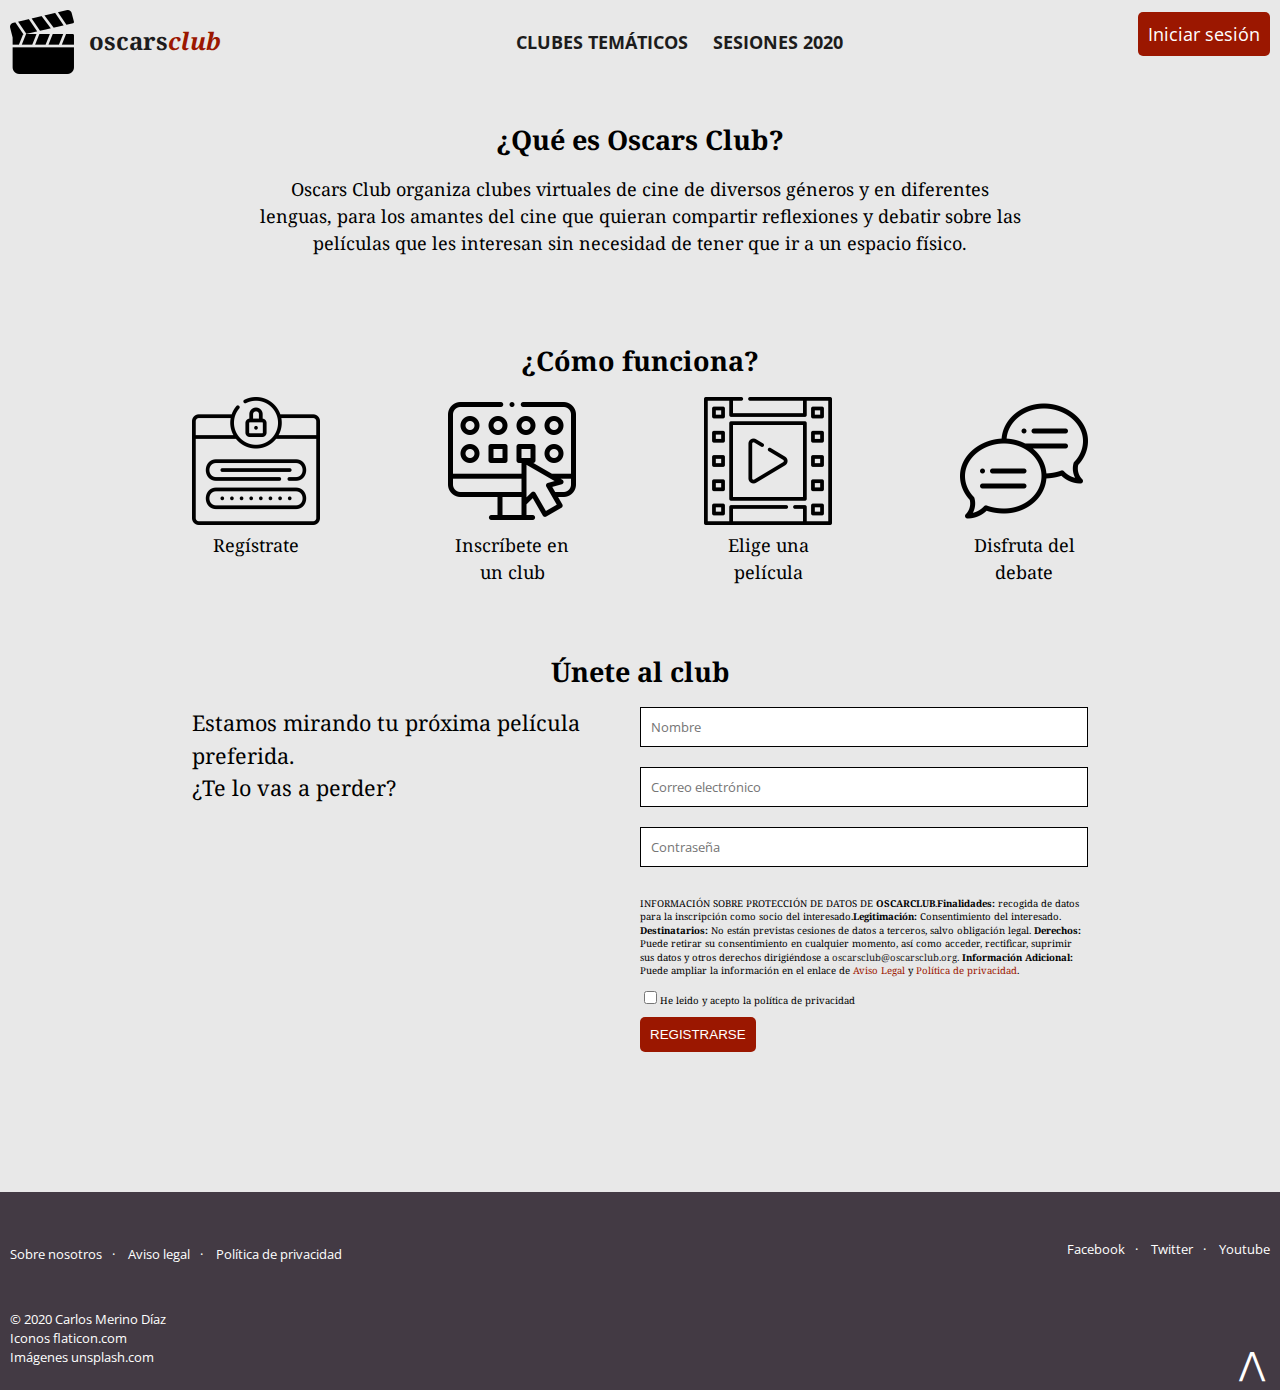
<file: index.html>
<!DOCTYPE html >
<html lang="es-ES">
<head>
    <meta charset="utf-8" />
    <title>OscarClub - Tu web de cine</title>
    <meta name="viewport" content="width=device-width, initial-scale=1" />
    <meta name="description" content="Oscar Club. Clubs virtuales de cine para los amantes del cine"/>
    <link rel="stylesheet" href="css/style.css">
    <link rel="icon" href="img/favicon.ico">
</head>
<body>
    <header id="cabecera">
        <!-- Elemento 1 de la cabecera-->
        <div id="inicioSesion">
            <a id="botonInicioSesion" href="#">Iniciar sesión</a>
        </div>


        <!-- Elemento 2 de la cabecera-->
        <div id="logo">
                <img src="img/oscarsclub-isologo.png" alt="Logo OscarClub">
                <a href="index.html" class="menu_logo">
                    <span class="oscar">oscars</span><span class="club">club</span>
                </a>
        </div>
        
        <!-- Elemento 3 de la cabecera-->
        <nav>
            <ul>
                <li><a href="clubes-tematicos.html" class="menu">CLUBES TEMÁTICOS</a></li>
                <li><a href="sesiones-2020.html" class="menu">SESIONES 2020</a></li>
            </ul>
        </nav>

    </header>
    <main>
        <section id="index_definicion">
            <h2 class="h_titulo">¿Qué es Oscars Club?</h2>
            <p id="index_descripcion">
                Oscars Club organiza clubes virtuales de cine de diversos géneros y en diferentes lenguas, para los amantes del cine que quieran compartir reflexiones y debatir sobre las películas que les interesan sin necesidad de tener que ir a un espacio físico.
            </p>
        </section>        
        
        <section id="index_funciona">
            <h2 class="h_titulo">¿Cómo funciona?</h2>
            <div id="index_funciona_imagenes">
                <figure>
                    <img class="imagen" src="img/howto-register.png" alt="Regístrate">
                    <figcaption>Regístrate</figcaption>
                </figure>
                <figure>
                    <img class="imagen" src="img/howto-club.png" alt="Inscribete en un club">
                    <figcaption>Inscríbete en un club</figcaption>
                </figure>
                <figure>
                    <img class="imagen" src="img/howto-film.png" alt="Elige una película">
                    <figcaption>Elige una película</figcaption>
                </figure>
                <figure>
                    <img class="imagen" src="img/howto-speech.png" alt="Disfruta del debate">
                    <figcaption>Disfruta del debate</figcaption>
                </figure>
            </div>
        </section>

        <section id="index_unete">
            <h2 class="h_titulo">Únete al club</h2>
            <div id="index_container_publicidad">
            <!-- IZQUIERDA -->
                    
            <div id="index_publicidad">
                <p class="p_titulo">Estamos mirando tu próxima película preferida. <br>¿Te lo vas a perder?</p>
            </div>
                <!-- DERECHA -->
                <div id="index_formulario">
                    <form method="GET" action="index.html">
                        <input type="text" id="nombre" placeholder="Nombre" pattern="[a-zA-ZàáâèéêíìîóòôúùûÁÀÂÉÈÊÍÌÎÓÒÔÚÙÛçÇ'-]{2,128}" class="input" required>
                        <input type="text" id="email" placeholder="Correo electrónico" pattern="[a-zA-ZàáâèéêíìîóòôúùûÁÀÂÉÈÊÍÌÎÓÒÔÚÙÛçÇ'-]{2,128}" class="input" required>
                        <input type="password" id="Contraseña" placeholder="Contraseña" pattern="[a-zA-ZàáâèéêíìîóòôúùûÁÀÂÉÈÊÍÌÎÓÒÔÚÙÛçÇ'-]{2,128}" class="input" required>
                        <p class="index_politicas">
                            INFORMACIÓN SOBRE PROTECCIÓN DE DATOS DE <strong>OSCARCLUB</strong>.<strong>Finalidades:</strong> recogida de datos para la inscripción como socio del interesado.<strong>Legitimación:</strong> Consentimiento del interesado. <strong>Destinatarios:</strong> No están previstas cesiones de datos a terceros, salvo obligación legal.  <strong>Derechos:</strong> Puede retirar su consentimiento en cualquier momento, así como acceder, rectificar, suprimir sus datos y otros derechos dirigiéndose a <a href="mailto:oscarsclub@oscarsclub.org">oscarsclub@oscarsclub.org</a>. <strong>Información Adicional:</strong> Puede ampliar la información en el enlace de <a href="#" class="enlace_rojo">Aviso Legal</a> y <a href="#" class="enlace_rojo">Política de privacidad</a>.
                        </p>
                        <label class="index_politicas block"><input type="checkbox" id="index_leido">He leido y acepto la política de privacidad</label>
                        <input type="submit" id="registrarse" value="REGISTRARSE">                
                    </form>
                </div>
        </div>
        </section>
   </main>

    <footer>
        <nav id="avisolegal">
            <ul>
                <li><a href="#">Sobre nosotros</a></li>
                <li><a href="#">Aviso legal</a></li>
                <li><a href="#">Política de privacidad</a></li>
            </ul>
        </nav>

        <nav id="rrss">
            <ul>
                <li><a href="#">Facebook</a></li>
                <li><a href="#">Twitter</a></li>
                <li><a href="#">Youtube</a></li>
            </ul>
        </nav>

        <nav id="autor">
            <ul>
                <li>&copy; 2020  Carlos Merino Díaz</li>
                <li>Iconos <a href="https://flaticon.com" target="_blank">flaticon.com</a></li>
                <li>Imágenes <a href="https://unsplash.com" target="_blank">unsplash.com</a></li>
            </ul>
        </nav>
        <div id="arriba"><a href="#cabecera"><span>&xwedge;</span></a></div>
    </footer>
</body>
</html>
</file>
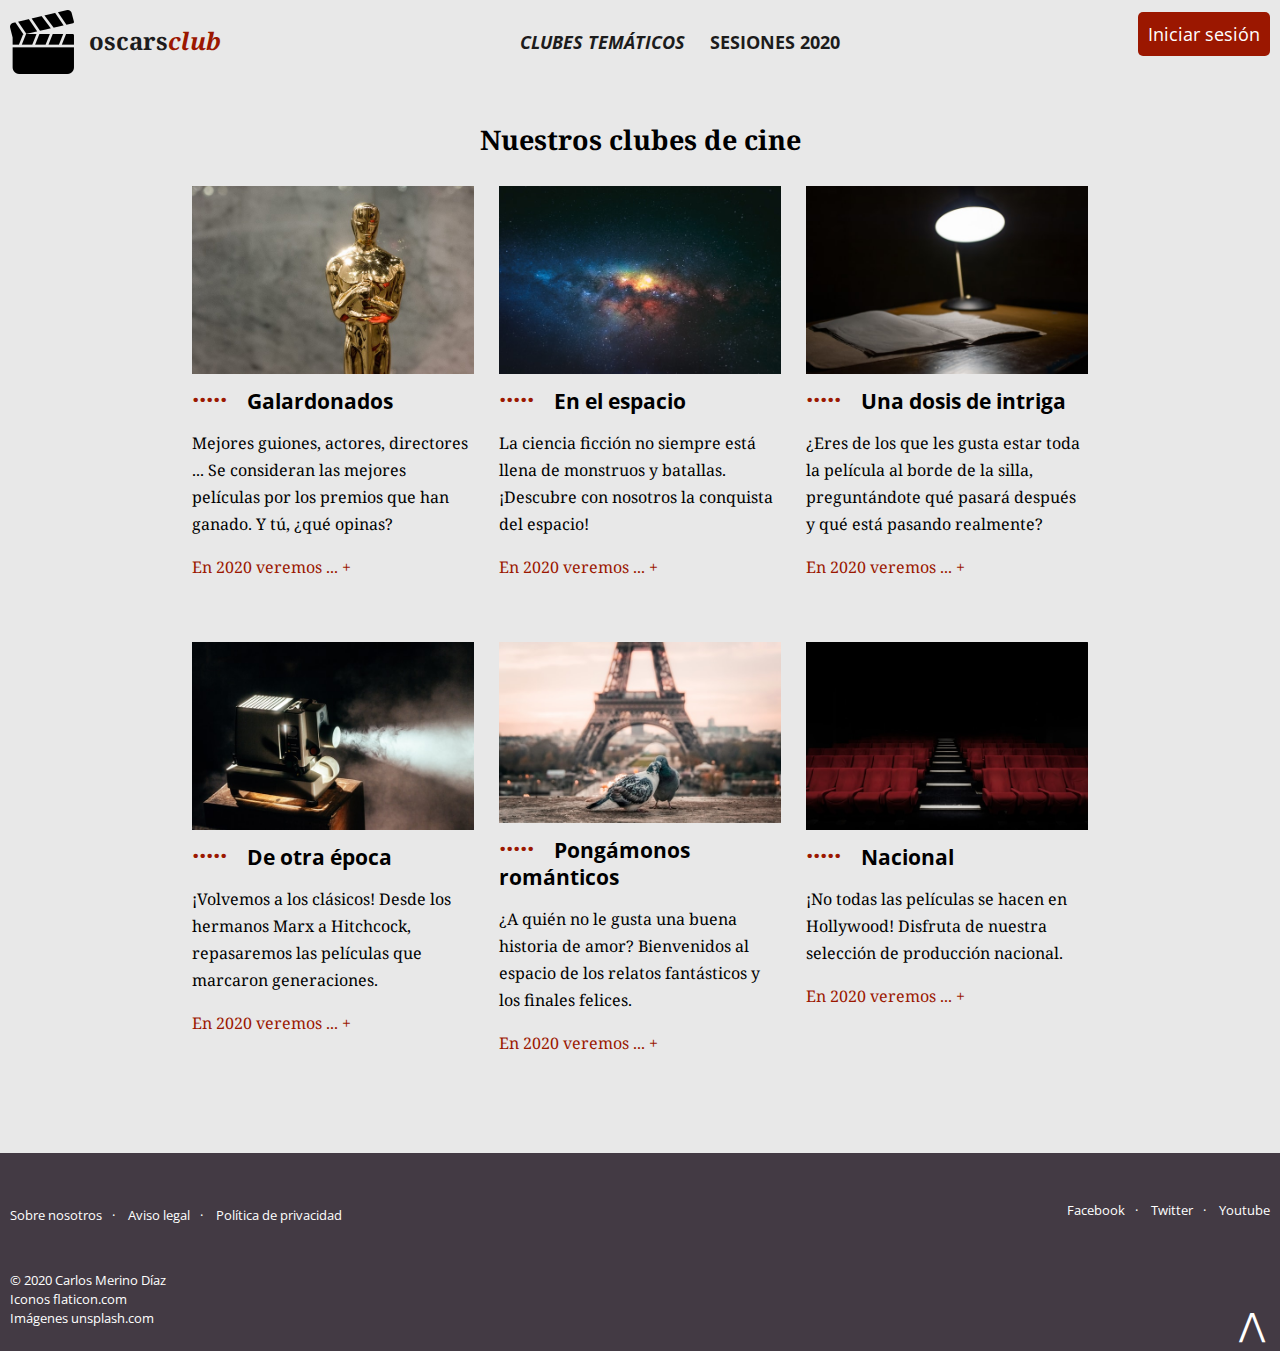
<file: clubes-tematicos.html>
<!DOCTYPE html >
<html lang="es-ES">
<head>
    <meta charset="utf-8" />
    <title>OscarClub - Clubes Temáticos</title>
    <meta name="viewport" content="width=device-width, initial-scale=1" />
    <meta name="description" content="Oscar Club. Clubs virtuales de cine para los amantes del cine"/>
    <link rel="stylesheet" href="css/style.css">
    <link rel="icon" href="img/favicon.ico">
</head>
<body>
    <header id="cabecera">
        <!-- Elemento 1 de la cabecera-->
        <div id="inicioSesion">
            <a id="botonInicioSesion" href="#">Iniciar sesión</a>
        </div>


        <!-- Elemento 2 de la cabecera-->
        <div id="logo">
                <img src="img/oscarsclub-isologo.png" alt="Logo OscarClub">
                <a href="index.html" class="menu_logo">
                    <span class="oscar">oscars</span><span class="club">club</span>
                </a>
        </div>
        
        <!-- Elemento 3 de la cabecera-->
        <nav>
            <ul>
                <li><a href="clubes-tematicos.html" class="menu activo">CLUBES TEMÁTICOS</a></li>
                <li><a href="sesiones-2020.html" class="menu">SESIONES 2020</a></li>
            </ul>
        </nav>

    </header>
    <main> 
        <h2 class="h_titulo">Nuestros clubes de cine</h2>

        <!-- Definimos cada uno de las secciones -->
        <div id="ClubContenedorPeliculas">
            <!-- Pelicula 1 -->
            <section class="club_pelicula">
                <img src="img/club1.jpg" alt="Imagen clubs" class="fill" >
        
                <h3 class="club_titulo_pelicula"><span class="punto_rojo"></span>Galardonados</h3>
            
                <p class="club_id_pelicula">
                    Mejores guiones, actores, directores ... Se consideran las mejores películas por los premios que han ganado. Y tú, ¿qué opinas?
                </p>
            
                <p class="club_id_pelicula"><a href="sesiones-2020.html#sesiones_galardonados" class="enlace_rojo">En 2020 veremos ... +</a></p>            
            </section>
            <!-- Pelicula 2-->
            <section class="club_pelicula">
                <img src="img/club2.jpg" alt="Imagen clubs" class="fill" >
            
                <h3 class="club_titulo_pelicula"><span class="punto_rojo"></span>En el espacio</h3>
            
                <p class="club_id_pelicula">
                    La ciencia ficción no siempre está llena de monstruos y batallas. ¡Descubre con nosotros la conquista del espacio!
                </p>
            
                <p class="club_id_pelicula"><a href="sesiones-2020.html#sesiones_espacio" class="enlace_rojo">En 2020 veremos ... +</a></p>            
            </section>
            
            <!-- Pelicula 3 -->
            <section class="club_pelicula">
                <img src="img/club3.jpg" alt="Imagen clubs" class="fill" >
        
                <h3 class="club_titulo_pelicula"><span class="punto_rojo"></span>Una dosis de intriga</h3>
            
                <p class="club_id_pelicula">
                    ¿Eres de los que les gusta estar toda la película al borde de la silla, preguntándote qué pasará después y qué está pasando realmente?
                </p>
            
                <p class="club_id_pelicula"><a href="sesiones-2020.html#sesiones_intriga" class="enlace_rojo">En 2020 veremos ... +</a></p>            
            </section>
                    
            <!-- Pelicula 4 -->
            <section class="club_pelicula">
                <img src="img/club4.jpg" alt="Imagen clubs" class="fill" >
            
                <h3 class="club_titulo_pelicula"><span class="punto_rojo"></span>De otra época</h3>
            
                <p class="club_id_pelicula">
                    ¡Volvemos a los clásicos! Desde los hermanos Marx a Hitchcock, repasaremos las películas que marcaron generaciones.            
                </p>
            
                <p class="club_id_pelicula"><a href="sesiones-2020.html#sesiones_epoca" class="enlace_rojo">En 2020 veremos ... +</a></p>            
            </section>

            <!-- Pelicula 5 -->
            <section class="club_pelicula">
                <img src="img/club5.jpg" alt="Imagen clubs" class="fill" >
        
                <h3 class="club_titulo_pelicula"><span class="punto_rojo"></span>Pongámonos románticos</h3>
            
                <p class="club_id_pelicula">
                    ¿A quién no le gusta una buena historia de amor? Bienvenidos al espacio de los relatos fantásticos y los finales felices.            
                </p>
            
                <p class="club_id_pelicula"><a href="sesiones-2020.html#sesiones_romanticos" class="enlace_rojo">En 2020 veremos ... +</a></p>            
            </section>

            <!-- Pelicula 6 -->
            <section class="club_pelicula">
                <img src="img/club6.jpg" alt="Imagen clubs" class="fill" >
            
                <h3 class="club_titulo_pelicula"><span class="punto_rojo"></span>Nacional</h3>
            
                <p class="club_id_pelicula">
                    ¡No todas las películas se hacen en Hollywood! Disfruta de nuestra selección de producción nacional.            
                </p>
            
                <p class="club_id_pelicula"><a href="sesiones-2020.html#sesiones_nacional" class="enlace_rojo">En 2020 veremos ... +</a></p>            
            </section>
        </div>
    </main>

    <footer>
        <nav id="avisolegal">
            <ul>
                <li><a href="#">Sobre nosotros</a></li>
                <li><a href="#">Aviso legal</a></li>
                <li><a href="#">Política de privacidad</a></li>
            </ul>
        </nav>

        <nav id="rrss">
            <ul>
                <li><a href="#">Facebook</a></li>
                <li><a href="#">Twitter</a></li>
                <li><a href="#">Youtube</a></li>
            </ul>
        </nav>

        <nav id="autor">
            <ul>
                <li>&copy; 2020  Carlos Merino Díaz</li>
                <li>Iconos <a href="https://flaticon.com" target="_blank">flaticon.com</a></li>
                <li>Imágenes <a href="https://unsplash.com" target="_blank">unsplash.com</a></li>
            </ul>
        </nav>
        <div id="arriba"><a href="#cabecera"><span>&xwedge;</span></a></div>
    </footer>
</body>
</html>
</file>
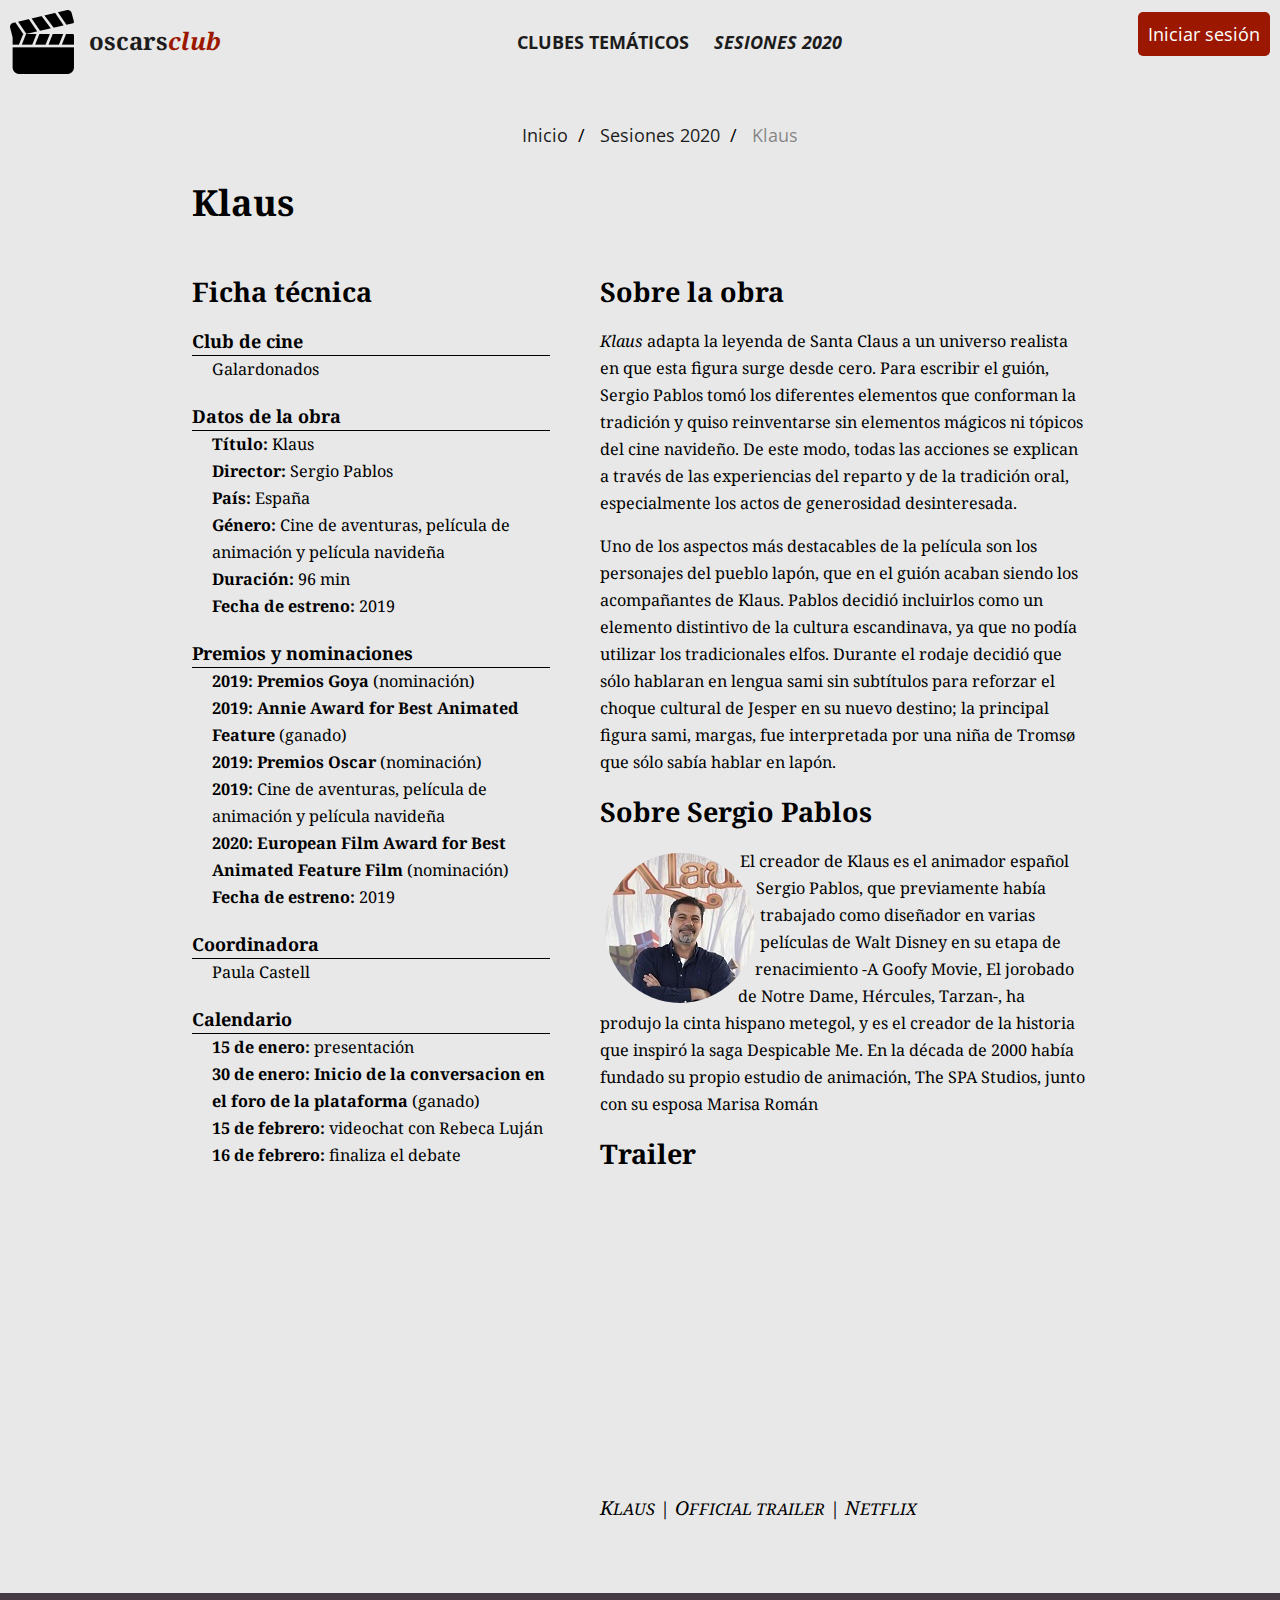
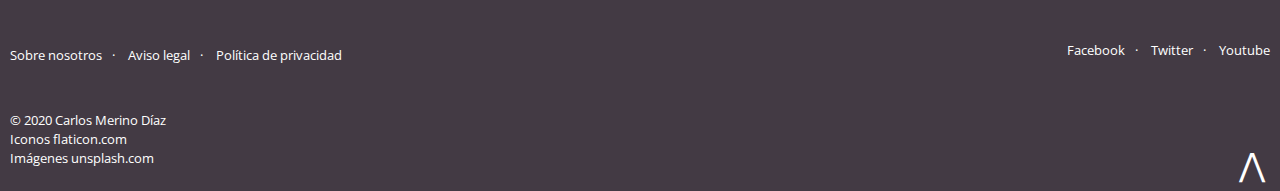
<file: detalle-sesion.html>
<!DOCTYPE html >
<html lang="es-ES">
<head>
    <meta charset="utf-8" />
    <title>OscarClub - Detalle de Sesión: Klaus</title>
    <meta name="viewport" content="width=device-width, initial-scale=1" />
    <meta name="description" content="Oscar Club. Clubs virtuales de cine para los amantes del cine"/>
    <link rel="stylesheet" href="css/style.css">
    <link rel="icon" href="img/favicon.ico">
</head>
<body>
    <header id="cabecera">
        <!-- Elemento 1 de la cabecera-->
        <div id="inicioSesion">
            <a id="botonInicioSesion" href="#">Iniciar sesión</a>
        </div>


        <!-- Elemento 2 de la cabecera-->
        <div id="logo">
                <img src="img/oscarsclub-isologo.png" alt="Logo OscarClub">
                <a href="index.html" class="menu_logo">
                    <span class="oscar">oscars</span><span class="club">club</span>
                </a>
        </div>
        
        <!-- Elemento 3 de la cabecera-->
        <nav>
            <ul>
                <li><a href="clubes-tematicos.html" class="menu">CLUBES TEMÁTICOS</a></li>
                <li><a href="sesiones-2020.html" class="menu activo">SESIONES 2020</a></li>
            </ul>
        </nav>

    </header>
    <main>
        <nav id="detalle_ariadna">
            <ul>
                <li><a href="index.html">Inicio</a></li>
                <li><a href="sesiones-2020.html">Sesiones 2020</a></li>
                <li class="klaus">Klaus</li>
            </ul>
        </nav>
        <h1 id="titulo_detalle">Klaus</h1>
        
       
        <div id="container">
            <div id="detalle_fichatecnica">
                <h2>Ficha técnica</h2>
                <!-- SECCIONES -->
                <dl>
                    <dt class="detalle_seccion_ficha">Club de cine</dt>
                        <dd>Galardonados</dd>

                    <dt class="detalle_seccion_ficha">Datos de la obra</dt>
                        <dd><strong>Título:</strong> Klaus</dd>
                        <dd><strong>Director:</strong> Sergio Pablos</dd>
                        <dd><strong>País:</strong> España</dd>
                        <dd><strong>Género:</strong> Cine de aventuras, película de animación y película navideña</dd>
                        <dd><strong>Duración:</strong> 96 min</dd>
                        <dd><strong>Fecha de estreno:</strong> <time datetime="2019">2019</time></dd>
                    

                    <dt class="detalle_seccion_ficha">Premios y nominaciones</dt>
                        <dd><strong><time datetime="2019">2019</time>: Premios Goya</strong> (nominación)</dd>
                        <dd><strong><time datetime="2019">2019</time>: Annie Award for Best Animated Feature</strong> (ganado)</dd>
                        <dd><strong><time datetime="2019">2019</time>: Premios Oscar</strong> (nominación)</dd>
                        <dd><strong><time datetime="2019">2019</time>:</strong> Cine de aventuras, película de animación y película navideña</dd>
                        <dd><strong><time datetime="2020">2020</time>: European Film Award for Best Animated Feature Film</strong> (nominación)</dd>
                        <dd><strong>Fecha de estreno:</strong> <time datetime="2019">2019</time></dd>

                    <dt class="detalle_seccion_ficha">Coordinadora</dt>
                        <dd>Paula Castell</dd>

                    <dt class="detalle_seccion_ficha">Calendario</dt>
                        <dd><strong><time datetime="01-15">15 de enero</time>:</strong> presentación</dd>
                        <dd><strong><time datetime="01-30">30 de enero</time>: Inicio de la conversacion en el foro de la plataforma</strong> (ganado)</dd>
                        <dd><strong><time datetime="02-15">15 de febrero</time>: </strong> videochat con Rebeca Luján</dd>
                        <dd><strong><time datetime="02-16">16 de febrero</time>:</strong> finaliza el debate</dd>
                    
                </dl>
            </div>

            <div id="detalle_sobre_obra">
                <h2>Sobre la obra</h2>
                <p>
                    <cite>Klaus</cite> adapta la leyenda de Santa Claus a un universo realista en que esta figura surge desde cero. Para escribir el guión, Sergio Pablos tomó los diferentes elementos que conforman la tradición y quiso reinventarse sin elementos mágicos ni tópicos del cine navideño. De este modo, todas las acciones se explican a través de las experiencias del reparto y de la tradición oral, especialmente los actos de generosidad desinteresada.
                </p>
                <p>
                    Uno de los aspectos más destacables de la película son los personajes del pueblo lapón, que en el guión acaban siendo los acompañantes de Klaus. Pablos decidió incluirlos como un elemento distintivo de la cultura escandinava, ya que no podía utilizar los tradicionales elfos. Durante el rodaje decidió que sólo hablaran en lengua sami sin subtítulos para reforzar el choque cultural de Jesper en su nuevo destino; la principal figura sami, margas, fue interpretada por una niña de Tromsø que sólo sabía hablar en lapón.
                </p>

                <h2>Sobre Sergio Pablos</h2>
                <p>
                    <img id="img_sergio" src="img/sergio-pablos.jpg" alt="Sergio Pablos">El creador de Klaus es el animador español Sergio Pablos, que previamente había trabajado como diseñador en varias películas de Walt Disney en su etapa de renacimiento -A Goofy Movie, El jorobado de Notre Dame, Hércules, Tarzan-, ha produjo la cinta hispano metegol, y es el creador de la historia que inspiró la saga Despicable Me. En la década de 2000 había fundado su propio estudio de animación, The SPA Studios, junto con su esposa Marisa Román
                </p>
                <h2>Trailer</h2>
                <div class="contenedor_video" >
                    <iframe  src="https://www.youtube.com/embed/taE3PwurhYM"  allow="accelerometer; autoplay; clipboard-write; encrypted-media; gyroscope; picture-in-picture" allowfullscreen></iframe>
                </div>
                <div id="pie_video">
                    <p class="detalle_primeraletra">KLAUS</p> | <p class="detalle_primeraletra">OFFICIAL TRAILER</p> | <p class="detalle_primeraletra">NETFLIX</p>
                </div>
            </div>
        </div>
    </main>

    <footer>
        <nav id="avisolegal">
            <ul>
                <li><a href="#">Sobre nosotros</a></li>
                <li><a href="#">Aviso legal</a></li>
                <li><a href="#">Política de privacidad</a></li>
            </ul>
        </nav>

        <nav id="rrss">
            <ul>
                <li><a href="#">Facebook</a></li>
                <li><a href="#">Twitter</a></li>
                <li><a href="#">Youtube</a></li>
            </ul>
        </nav>

        <nav id="autor">
            <ul>
                <li>&copy; 2020  Carlos Merino Díaz</li>
                <li>Iconos <a href="https://flaticon.com" target="_blank">flaticon.com</a></li>
                <li>Imágenes <a href="https://unsplash.com" target="_blank">unsplash.com</a></li>
            </ul>
        </nav>
        <div id="arriba"><a href="#cabecera"><span>&xwedge;</span></a></div>
    </footer>
</body>
</html>
</file>
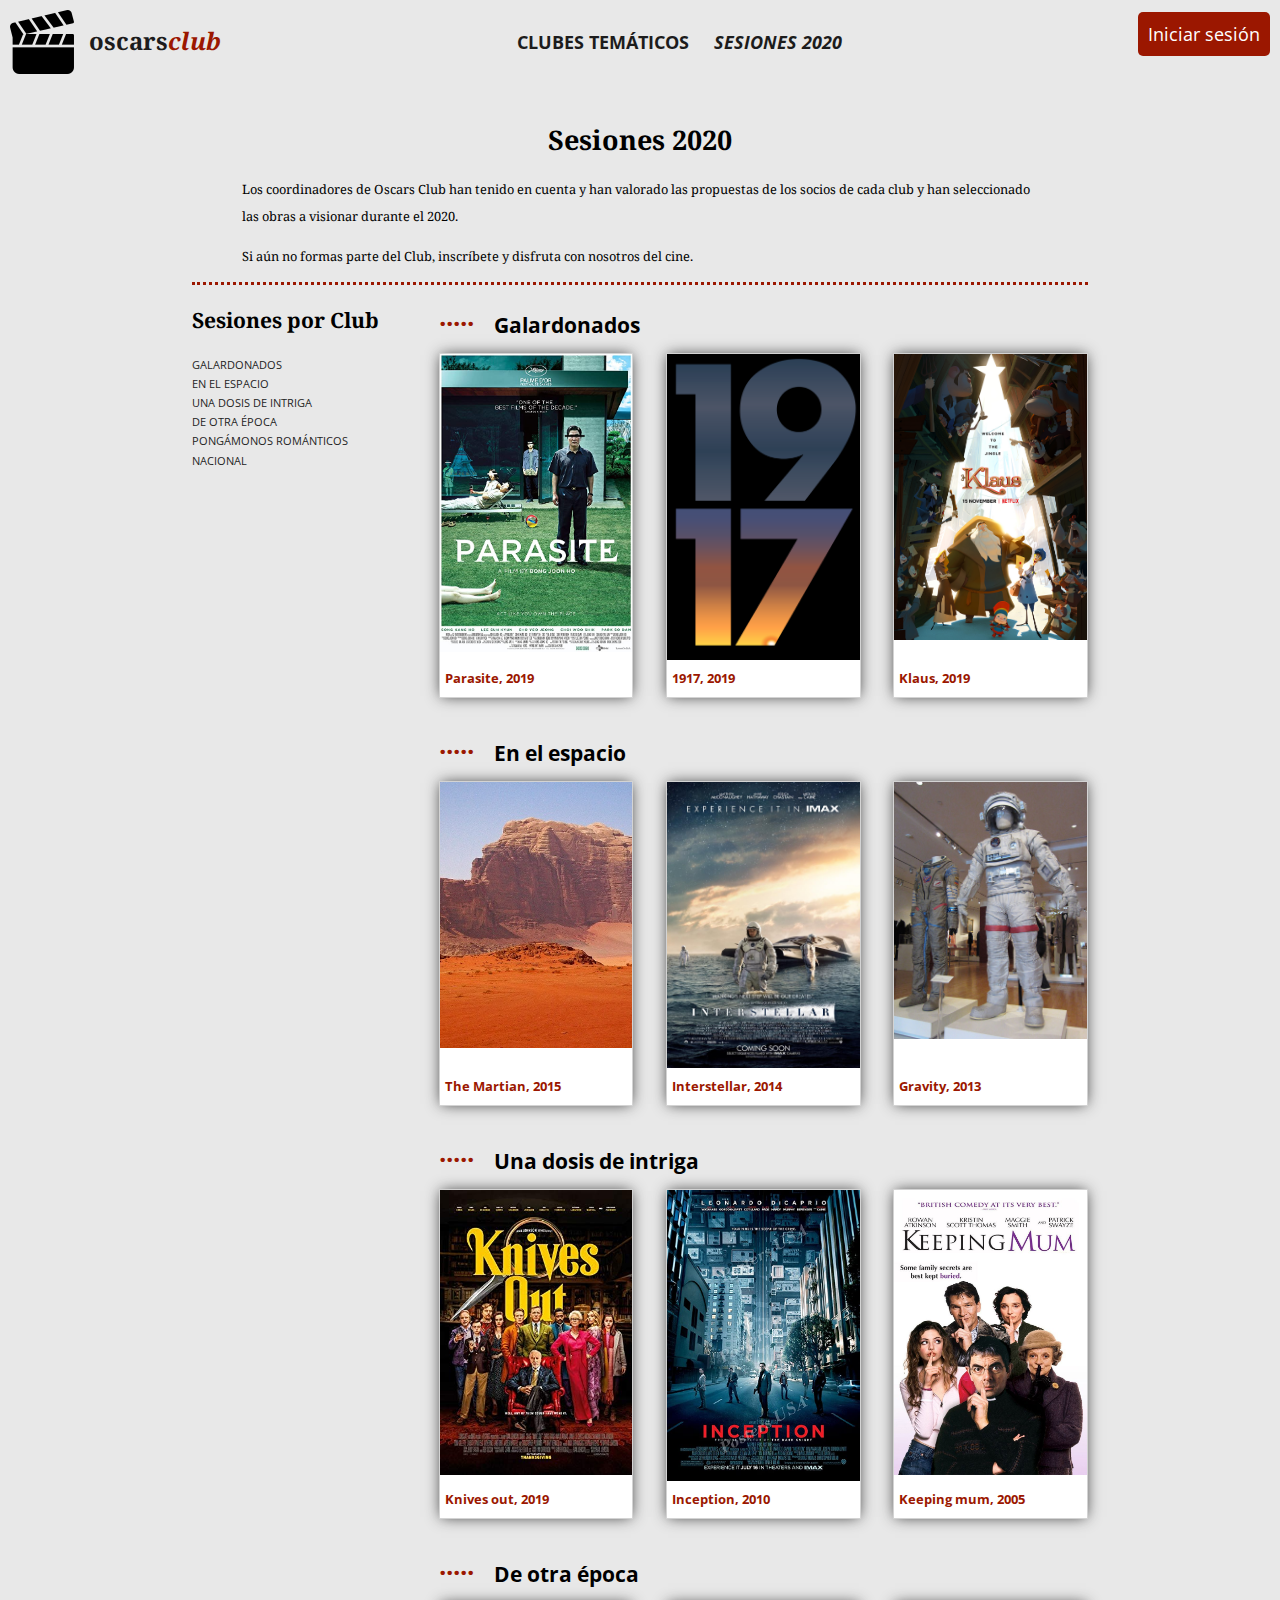
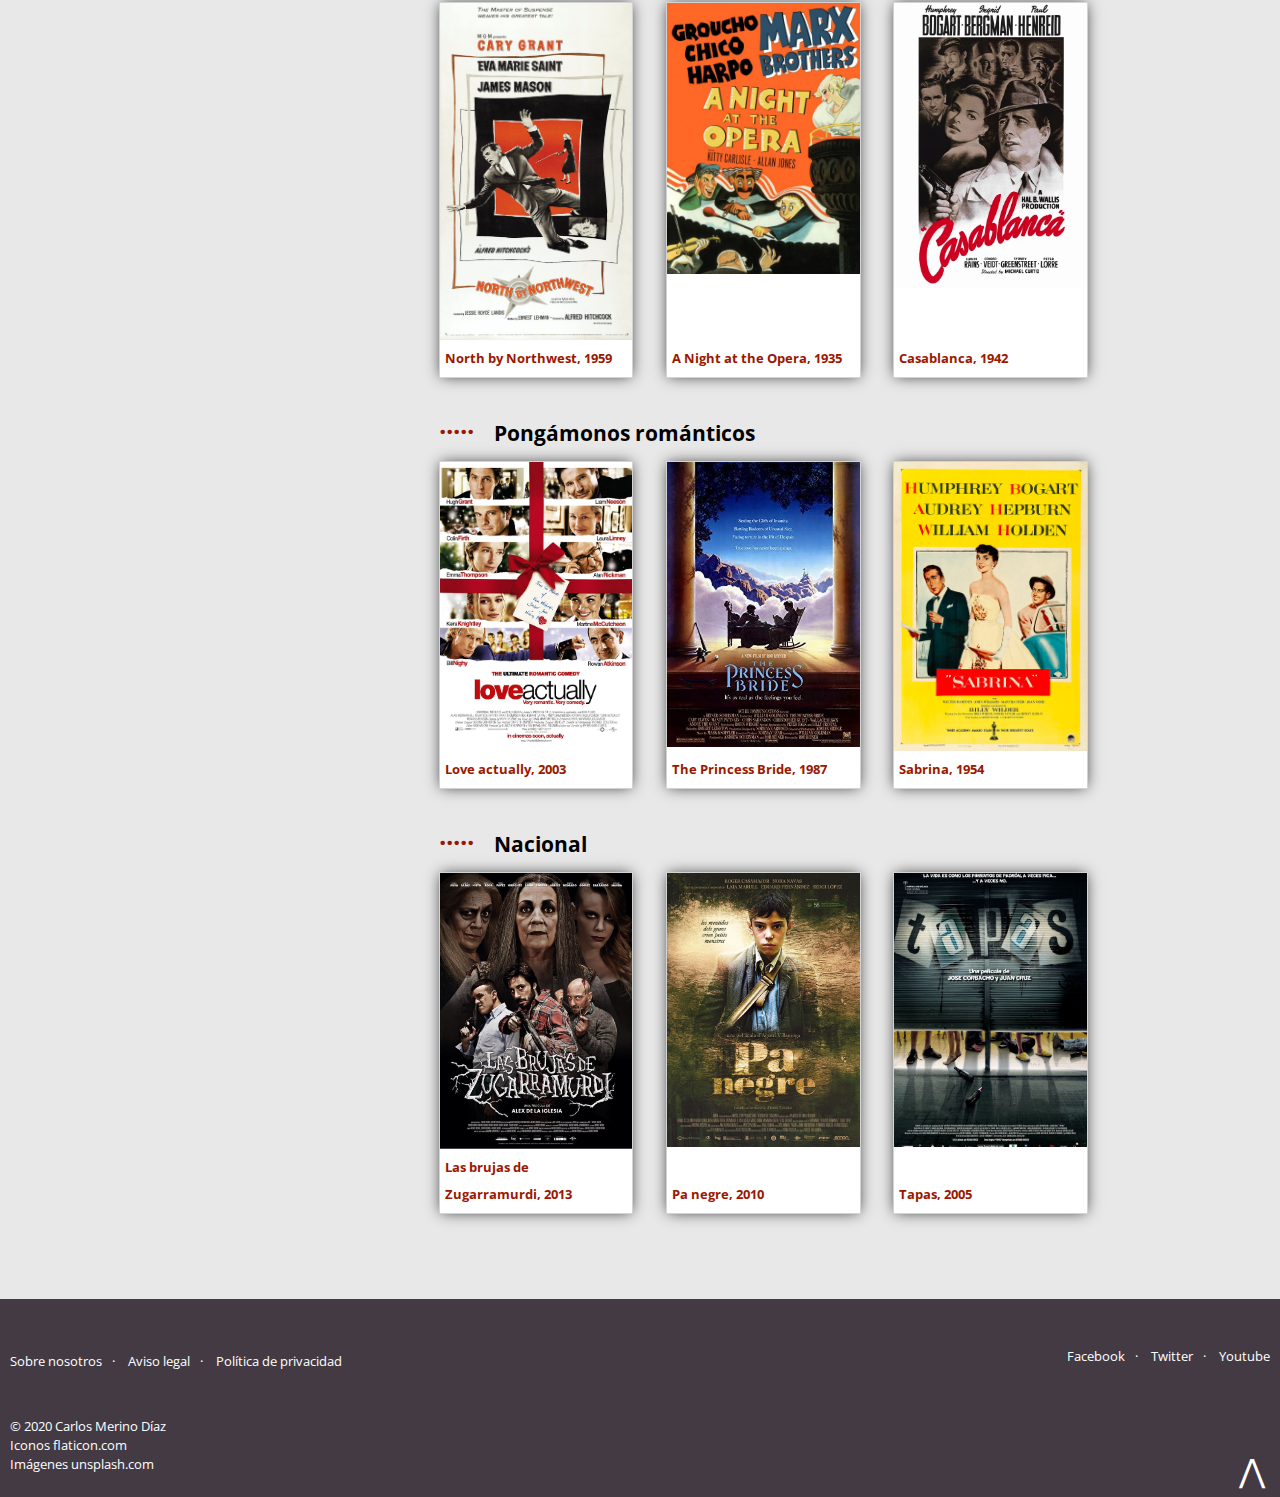
<file: sesiones-2020.html>
<!DOCTYPE html >
<html lang="es-ES">
<head>
    <meta charset="utf-8" />
    <title>OscarClub - Sesiones 2020</title>
    <meta name="viewport" content="width=device-width, initial-scale=1" />
    <meta name="description" content="Oscar Club. Clubs virtuales de cine para los amantes del cine"/>
    <link rel="stylesheet" href="css/style.css">
    <link rel="icon" href="img/favicon.ico">
</head>
<body>
    <header id="cabecera">
        <!-- Elemento 1 de la cabecera-->
        <div id="inicioSesion">
            <a id="botonInicioSesion" href="#">Iniciar sesión</a>
        </div>


        <!-- Elemento 2 de la cabecera-->
        <div id="logo">
                <img src="img/oscarsclub-isologo.png" alt="Logo OscarClub">
                <a href="index.html" class="menu_logo">
                    <span class="oscar">oscars</span><span class="club">club</span>
                </a>
        </div>
        
        <!-- Elemento 3 de la cabecera-->
        <nav>
            <ul>
                <li><a href="clubes-tematicos.html" class="menu">CLUBES TEMÁTICOS</a></li>
                <li><a href="sesiones-2020.html" class="menu activo">SESIONES 2020</a></li>
            </ul>
        </nav>

    </header>
    <main> 
        <h2 class="h_titulo">Sesiones 2020</h2>

        <p class="sesiones_parrafos">
            Los coordinadores de Oscars Club han tenido en cuenta y han valorado las propuestas de los socios de cada club y han seleccionado las obras a visionar durante el 2020.
        </p>
        <p class="sesiones_parrafos">
            Si aún no formas parte del Club, inscríbete y disfruta con nosotros del cine.
        </p>
        <div id="sesiones_contenido">
            <aside id="sesiones_aside">
                <h3 class="h3_titulo">
                    Sesiones por Club
                </h3>
                <nav>
                    <ul id="sesiones_enlaces_aside">
                        <li><a href="#sesiones_galardonados">GALARDONADOS</a></li>
                        <li><a href="#sesiones_espacio">EN EL ESPACIO</a></li>
                        <li><a href="#sesiones_intriga">UNA DOSIS DE INTRIGA</a></li>
                        <li><a href="#sesiones_epoca">DE OTRA ÉPOCA</a></li>
                        <li><a href="#sesiones_romanticos">PONGÁMONOS ROMÁNTICOS</a></li>
                        <li><a href="#sesiones_nacional">NACIONAL</a></li>
                    </ul>
                </nav>
            </aside>

            <div id="sesiones_peliculas">
                <section id="sesiones_galardonados">
                    <h3 class="club_titulo_pelicula">
                        <span class="punto_rojo"></span>Galardonados
                    </h3>
                    <div class="sesiones_contenedor_peliculas">
                        <div class="sesiones_film enlace_pelicula" onclick="location.href='#'">
                            <img src="img/club1-movie1.jpg" alt="Parasite">
                            <cite class="sesion_cite">Parasite, <time datetime="2019">2019</time></cite>
                        </div>
                           
                        <div class="sesiones_film enlace_pelicula" onclick="location.href='#'">  
                                <img src="img/club1-movie2.png" alt="1917">
                                <cite class="sesion_cite">1917, <time datetime="2019">2019</time></cite>
                        </div>  

                         <div class="sesiones_film enlace_pelicula" onclick="location.href='detalle-sesion.html'">   
                                <img src="img/club1-movie3.jpg" alt="Klaus">
                                <cite class="sesion_cite">Klaus, <time datetime="2019">2019</time></cite>
                         </div>
                    </div>
                </section>

                <section id="sesiones_espacio" class="margin_top">
                    <h3 class="club_titulo_pelicula">
                        <span class="punto_rojo"></span>En el espacio
                    </h3>
                    <div class="sesiones_contenedor_peliculas">
                        <div class="sesiones_film enlace_pelicula">
                            <img src="img/club2-movie1.jpg" alt="Martian">
                            <cite class="sesion_cite">The Martian, <time datetime="2015">2015</time></cite>     
                        </div>
                    
                        <div class="sesiones_film enlace_pelicula">  
                            <img src="img/club2-movie2.jpg" alt="Interstellar">
                            <cite class="sesion_cite">Interstellar, <time datetime="2014">2014</time></cite>
                        </div>  

                         <div class="sesiones_film enlace_pelicula">
                            <img src="img/club2-movie3.jpg" alt="Gravity">
                            <cite class="sesion_cite">Gravity, <time datetime="2013">2013</time></cite>
                         </div>
                    </div>
                </section>
                <section id="sesiones_intriga" class="margin_top">
                    <h3 class="club_titulo_pelicula">
                        <span class="punto_rojo"></span>Una dosis de intriga
                    </h3>
                    <div class="sesiones_contenedor_peliculas">
                        <div class="sesiones_film enlace_pelicula">
                            <img src="img/club3-movie1.jpg" alt="Knives out">
                            <cite class="sesion_cite">Knives out, <time datetime="2019">2019</time></cite>
                        </div>

                        <div class="sesiones_film enlace_pelicula">  
                                <img src="img/club3-movie2.jpg" alt="Inception">
                                <cite class="sesion_cite">Inception, <time datetime="2010">2010</time></cite>
                        </div>  

                         <div class="sesiones_film enlace_pelicula">   
                                <img src="img/club3-movie3.jpg" alt="keeping mum">
                                <cite class="sesion_cite">Keeping mum, <time datetime="2005">2005</time></cite>
                        </div>
                    </div>
                </section>

                <section id="sesiones_epoca" class="margin_top">
                    <h3 class="club_titulo_pelicula">
                        <span class="punto_rojo"></span>De otra época
                    </h3>
                    <div class="sesiones_contenedor_peliculas">
                        <div class="sesiones_film enlace_pelicula">
                            <img src="img/club4-movie1.jpg" alt="North by Northwest">
                            <cite class="sesion_cite">North by Northwest, <time datetime="1959">1959</time></cite>
                        </div>

                        <div class="sesiones_film enlace_pelicula">  
                                <img src="img/club4-movie2.jpg" alt="A Night at the Opera">
                                <cite class="sesion_cite">A Night at the Opera, <time datetime="1935">1935</time></cite>
                        </div>  

                         <div class="sesiones_film enlace_pelicula">   
                                <img src="img/club4-movie3.jpg" alt="Casablanca">
                                <cite class="sesion_cite">Casablanca, <time datetime="1942">1942</time></cite>
                        </div>
                    </div>

                </section>
                <section id="sesiones_romanticos" class="margin_top">
                    <h3 class="club_titulo_pelicula">
                        <span class="punto_rojo"></span>Pongámonos románticos
                    </h3>
                    <div class="sesiones_contenedor_peliculas">
                        <div class="sesiones_film enlace_pelicula">
                            <img src="img/club5-movie1.jpg" alt="Love actually">
                            <cite class="sesion_cite">Love actually, <time datetime="2003">2003</time></cite>
                        </div>

                        <div class="sesiones_film enlace_pelicula">  
                                <img src="img/club5-movie2.jpg" alt="The Princess Bride">
                                <cite class="sesion_cite">The Princess Bride, <time datetime="1987">1987</time></cite>
                        </div> 

                         <div class="sesiones_film enlace_pelicula">   
                                <img src="img/club5-movie3.jpg" alt="Sabrina">
                                <cite class="sesion_cite">Sabrina, <time datetime="1954">1954</time></cite>
                        </div>
                    </div>
                </section>
                <section id="sesiones_nacional" class="margin_top">
                    <h3 class="club_titulo_pelicula">
                        <span class="punto_rojo"></span>Nacional
                    </h3>
                    <div class="sesiones_contenedor_peliculas">
                        <div class="sesiones_film enlace_pelicula">
                            <img src="img/club6-movie1.jpg" alt="Love actually">
                            <cite class="sesion_cite">Las brujas de Zugarramurdi, <time datetime="2013">2013</time></cite>
                        </div>

                        <div class="sesiones_film enlace_pelicula">  
                                <img src="img/club6-movie2.jpg" alt="Pa negre">
                                <cite class="sesion_cite">Pa negre, <time datetime="2010">2010</time></cite>
                        </div>   

                         <div class="sesiones_film enlace_pelicula">   
                                <img src="img/club6-movie3.jpg" alt="Tapas">
                                <cite class="sesion_cite">Tapas, <time datetime="2005">2005</time></cite>
                        </div>
                    </div>
                </section>
            </div>
        </div>
    </main>

    <footer>
        <nav id="avisolegal">
            <ul>
                <li><a href="#">Sobre nosotros</a></li>
                <li><a href="#">Aviso legal</a></li>
                <li><a href="#">Política de privacidad</a></li>
            </ul>
        </nav>

        <nav id="rrss">
            <ul>
                <li><a href="#">Facebook</a></li>
                <li><a href="#">Twitter</a></li>
                <li><a href="#">Youtube</a></li>
            </ul>
        </nav>

        <nav id="autor">
            <ul>
                <li>&copy; 2020  Carlos Merino Díaz</li>
                <li>Iconos <a href="https://flaticon.com" target="_blank">flaticon.com</a></li>
                <li>Imágenes <a href="https://unsplash.com" target="_blank">unsplash.com</a></li>
            </ul>
        </nav>
        <div id="arriba"><a href="#cabecera"><span>&xwedge;</span></a></div>
    </footer>
</body>
</html>
</file>
<file: css/style.css>
@import url('https://fonts.googleapis.com/css2?family=Noto+Serif:ital,wght@0,400;0,700;1,400;1,700&family=Open+Sans:ital,wght@0,400;0,700;1,400;1,700&display=swap');
/*
font-family: 'Noto Serif', serif;
font-family: 'Open Sans', sans-serif;
*/

/*DISEÑO MOBILE FIRST*/

/*PROPIEDADES COMUNES*/

*{
    box-sizing: border-box;
}

body{
    margin: 0;
    padding: 0;
	font-family: 'Noto Serif', serif;
    line-height: 1.5em;
    background-color: rgb(232,232,232);
    font-size: 18px;
    }

/*CSS PARA ENLACES*/
a{
    /*Le quito la linea inferior a todos los enlaces*/
    text-decoration: none;
    color: rgb(28,28,28);
}
a:hover{
    color:rgba(28,28,28,0.5); 
}
/*
header a.menu{
    font-weight: bold;
    color: rgb(28,28,28);
}

header a.menu:hover{
    color:rgba(28,28,28,0.5);
}
*/

footer a{
    color: rgb(255,255,255);
}
footer a:hover{
    color: rgb(155,23,0);
}

.enlace_rojo{
    color: rgb(155,23,0);
}
.activo{
    font-style: italic;
}
.enlace_pelicula{
    text-align: left;
}

.enlace_pelicula:hover{
    box-shadow: 0px 0px 14px -2px rgb(155,23,0);
    text-align: left;
}
/* CSS PARA LA CABECERA DE LA PÁGINA */
/*HEADER*/
header{
    font-family: 'Open Sans', sans-serif;
    padding: 20px;
    display: flex;
    flex-direction: column;
    align-items: center;
}

/* ESTILOS REFERENTES AL BOTON DE INICIO DE SESION y DEL FORMULARIO */
#inicioSesion{
    text-align: center;
    margin-bottom: 15px;
}

#botonInicioSesion, #registrarse{
    padding: 10px;
    border-radius: 5px;
    background-color: rgb(155,23,0);
    color: rgb(255,255,255);
    border: none;
}
#botonInicioSesion:hover, #registrarse:hover{
    color: rgb(28,28,28);
}
/* --------------------------------------------- */

/* ESTILOS REFERENTES AL LOGO */
#logo{
    display: flex;
    /*
    Se puede comentar esta propiedad al ser la opción por defecto
    flex-direction: row;
    */
    padding: 10px;
    align-items: center;
}

#logo img{
    display: inline;
    margin-right: 15px;
}

/*Clases para dar formato al logo OscarsClub*/
span.oscar{
    font-family: 'Noto Serif', serif;
    font-size: 1.5rem;
    font-weight: 700;
}
span.club{
    font-family: 'Noto Serif', serif;
    font-size: 1.5rem;
    font-weight: 700;
    font-style: italic;
    color: rgb(155,23,0);
}
/* --------------------------------------------- */

/* ESTILOS REFERENTES AL MENU DE NAVEGACION */
header  nav{
    text-align: center;
    }

header ul, header li{
    margin: 15px 0px;
    padding: 0;
    list-style: none;
}
header nav a {
	color: rgb(28,28,28);
    text-decoration: none;
    font-weight: 700;
}
/* END CSS CABECERA */

/* CSS PIE DE LA PAGINA */
footer{
    margin: 0;
    margin-top: 50px;
    background-color: rgb(67,58,68);
    font-family: 'Open Sans', sans-serif;
    color: rgb(255,255,255);
    text-align: center;
    font-size:0.8rem;
    line-height: 1.2rem;
}

#avisolegal{
    padding-top: 30px;
}

#rrss{
    padding-top: 25px;
}

#autor {
    padding-top: 20px;
}

#arriba{
    text-align: right;
}
#arriba span{
    font-size: 2rem;
    padding: 5px;
}

footer ul, footer li{
    padding: 0;
    list-style: none;
}

/* END CSS PIE */

/*PAGINA INDEX.HTML*/

main{
    width: 100%;
    margin: 0px;
    padding: 10px;
}

.h_titulo{
    font-weight: 700;
    text-align: center;
    width: 100%;
}
.p_titulo{
    text-align: left;
    font-size: 1.2em;
    line-height: 1.5em;
    margin: 0;
}
#index_descripcion{
    width: 100%;
    text-align: center;
    padding-bottom: 50px;
}
#index_secciones{
    width: 100%;
    text-align: center;
    padding-bottom: 50px;
}
#index_definicion, #index_funciona{
    width: 100%;
    text-align: center;
    padding-bottom: 50px;
}
#index_unete{
    width: 100%;
    text-align: left;
    padding-bottom: 50px;
}
#index_container_publicidad{
    width: 100%;
}
#index_publicidad, #index_formulario{
    width: 100%;
    margin-bottom: 20px;
}


.imagen{
    width: 50vw;
}
.input{
    width: 100%;
    padding: 10px;
    border: 1px solid black;
    font-family: 'Open Sans', sans-serif;
    color: gray;
    margin-bottom: 20px;
}
.index_politicas{
    font-size: 0.6rem;
    line-height: 1.4em;
    margin-bottom: 10px;
}
.block{
    display: block;
}

/* ------------------------------------ */

/*PAGINA CLUBES-TEMATICOS.HTML*/

.club_pelicula{
    margin: 0;
    padding: 10px 0px;
    width: 100%;
    text-align: center;
}

.fill{
    width: 100%;
    margin: 0;
    padding-bottom: 5px;
}

.club_titulo_pelicula{
    font-family: 'Open Sans', sans-serif;
    font-weight: 700;
    text-align: left;
    margin: 0;
}

.punto_rojo{
    color: rgb(155,23,0);
    padding-right: 20px;
    font-size: 1.6rem;
    font-weight: 700;
}

.punto_rojo::before{
    content: "···";
}

.club_id_pelicula{
    text-align: left;
    font-size: 1rem;
}

/* ------------------------------------ */

/*PAGINA SESIONES-2020.HTML*/
/* ------------------------------------ */
.sesiones_parrafos{
    font-size: 0.8rem;
}

#sesiones_enlaces_aside{
    list-style: none;
    margin: 10px 0px;
    padding: 0;
    font-family: 'Open Sans', sans-serif;
    font-size: 0.7rem;
    line-height: 1.2rem;
}


.sesiones_contenedor_peliculas{
    display: flex;
    flex-direction: column;
    align-items: center;
    text-align: center;
    box-sizing: border-box;
}

.sesiones_film{
    width: 70%;
    border: 1px solid lightgrey;
    box-shadow: 0px 0px 14px -2px #333333;
    margin: 15px 0;
    padding: 0px;
    background-color: white;
}

.sesiones_film img{
    width: 100%;
    height: auto;
}

cite.sesion_cite{
    font-family: 'Open Sans', sans-serif;
    color: rgb(155,23,0);
    text-align: left;
    font-size: 0.7em;
    padding: 5px;
    font-weight: 700;
    font-style: normal;
}
/* ------------------------------------ */

/*PAGINA SESIONES-2020.HTML*/
/* ------------------------------------ */

#titulo_detalle{
    margin:40px 0;
}
#detalle_ariadna{
    font-family: 'Open Sans', sans-serif;
    text-align: center;
}

#detalle_ariadna ul li{
    list-style: none;
    display: inline;
}
#detalle_ariadna li:after {
    content: "/";
    margin: 0 10px;
}
#detalle_ariadna li:last-child::after {
    display: none;
}
.klaus{
    color:rgba(28,28,28,0.5); 
}

.detalle_seccion_ficha{
    border-bottom: 1px solid black;
    font-weight: 700;
    font-size: 1em;
}

dt{
    margin-top: 20px;
}
dd{
    font-size: 0.9em;
    margin-left: 20px;
}

#detalle_sobre_obra p{
    font-size: 0.9em;
}

img#img_sergio{
    float: left;
    margin: 5px;
    border-radius: 50%;
    shape-outside: circle();
}

div.contenedor_video{
    position: relative;
    width: 100%;
    height: 0;
    overflow: hidden;
    padding-bottom: 62.5%; /* 16:10 -> 10/16 = 0.625 -> 0.625*100 = 62.5*/
    margin: 0;
    }
    
iframe {
    position: absolute;
    top:0;
    left:0;
    width:100%;
    height: 100%;
    border: 0;
    }


.detalle_primeraletra{
    display: inline-block;
    font-size: 0.6rem;
    font-style: italic;
    margin: 0;
}
.detalle_primeraletra::first-letter{
    font-size: 1.2rem;
}
/* ------------------------------------ */
/* DEFINICION PARA PANTALLAS NO MOVILES */
/* ------------------------------------ */

@media screen and (min-width: 576px){
    /*
    Estas reglas se aplicarán cuando el tamaño de ventana sea como mínimo 500px
    */
    body{
        /*background-color: lawngreen;*/
    }
    /* CSS PARA LA CABECERA DE LA PÁGINA */
    header{
        margin: 10px;
        padding: 0;
        flex-direction: row;
        align-items: center;
        justify-content: space-between;
    }

    header > #logo{
        order: 1;
        margin: 0px;
        padding: 0px;
    }
    header > nav {
        order:2;
    }
    header > #inicioSesion{
        order:3;
    }
  
    header nav ul li{
        display: inline;
        margin-right: 20px;
    }
    header nav ul li:last-child{
        display: inline;
        margin-right: 0px;
    }
    /* END CSS CABECERA */

    /* CSS PIE DE LA PAGINA */
    footer{
        display: grid;
        grid-template-columns: 1fr 1fr;
        padding: 10px;
    }
    #avisolegal{
        text-align: left;
    }
    #avisolegal li{
        display: inline;
    }
     #avisolegal li:after {
        content: "·";
        margin: 0 10px;
    }
    #avisolegal li:last-child::after {
        display: none;
    }

    #rrss{
        text-align: right;
    }
    #rrss li{
        display: inline;
    }
     #rrss li:after {
        content: "·";
        margin: 0 10px;
    }
    #rrss li:last-child::after {
        display: none;
    }

    #autor{
        text-align: left;
    }

    #arriba{
        display: flex;
        align-items: flex-end;
        flex-direction: row-reverse;
        }
    /* END CSS PIE */

    /*PAGINA INDEX.HTML*/
    main{
        width: 100%;
        padding: 20px 15vW;
    }
    #index_descripcion{
        padding: 0 5vw;
    }

    #index_funciona_imagenes{
        display: flex;
        flex-direction: row;
        flex-wrap: nowrap;
        justify-content: space-between;
        }
    
    figure{
        margin: 0;
        padding: 0;
        width: 10vw;
        text-align: center;
    }
    .imagen{
        width: 100%;
    }

    #index_container_publicidad{
        display: grid;
        width: 100%;
        grid-template-columns: 1fr 1fr;
    }
    /* ------------------------------------ */

    /*PAGINA CLUBES-TEMATICOS.HTML*/
    .punto_rojo::before{
        content: "·····";
    }

    #ClubContenedorPeliculas{
        display: grid;
        grid-template-columns: 1fr 1fr 1fr;
        grid-gap: 25px;
    }

    /* ------------------------------------ */

    /*PAGINA SESIONES-2020.HTML*/
    /* ------------------------------------ */

    .sesiones_parrafos{
        padding: 0 50px;
        font-size: 0.8rem;
    }

    #sesiones_contenido{
        border-top: 3px dotted rgb(155,23,0);
        display: grid;
        grid-template-columns: 1fr 3fr;
        grid-gap: 30px;
    }
    
    #sesiones_galardonados{
        margin-top: 25px;
    }

    .margin_top{
        margin-top: 25px;   
    }
    
    .sesiones_contenedor_peliculas{
        display: flex;
        flex-direction: row;
        flex-wrap: nowrap;
        align-items: stretch;
        justify-content: space-between;
        
    }

    .sesiones_film{
        width: 30%;
        display: flex;
        flex-direction: column;
        justify-content: space-between;
    }


    /* ------------------------------------ */

    /*PAGINA DETALLE-SESION.HTML*/
    /* ------------------------------------ */
    #container{
        display: grid;
        width: 100%;
        grid-template-columns: 40% 1fr;
        grid-gap: 50px;
    }

}
</file>
